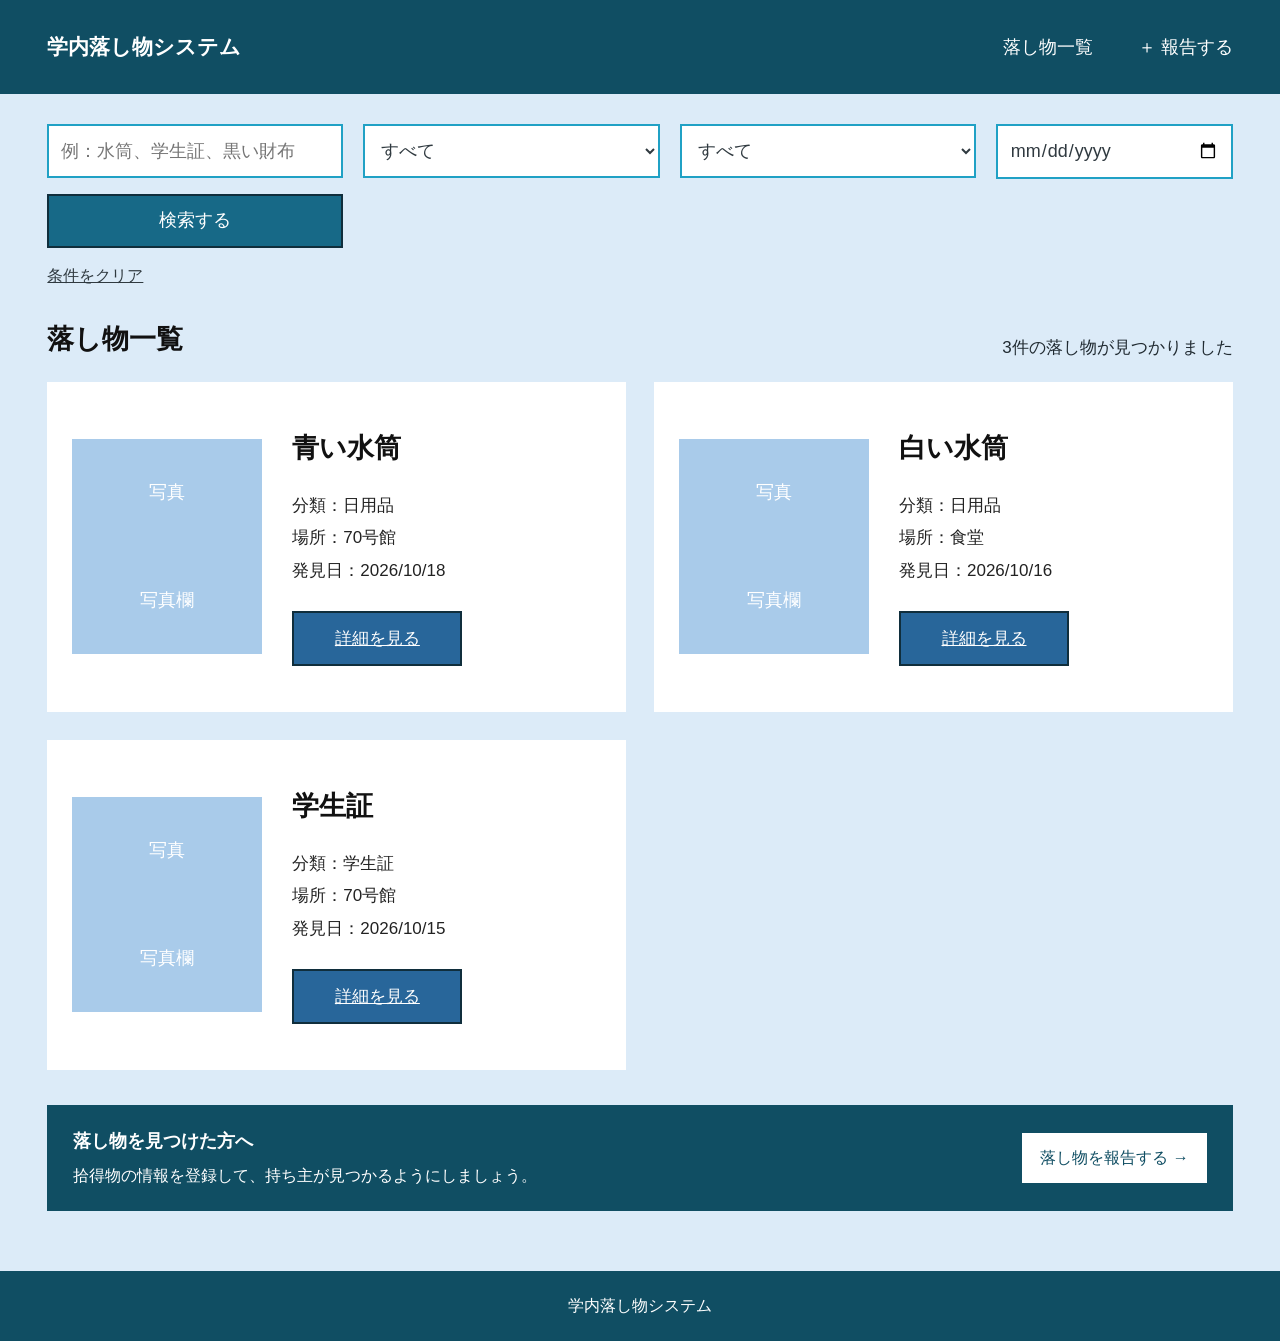
<file: index.html>
<!DOCTYPE html>
<html lang="ja">
<head>
  <meta charset="UTF-8">
  <meta name="viewport" content="width=device-width, initial-scale=1.0">
  <title>学内落し物システム | 落し物一覧</title>
  <link rel="icon" type="image/png" href="logo.png">
  <link rel="stylesheet" href="style.css">
</head>
<body>
<header class="site-header">
  <a class="brand" href="index.html">学内落し物システム</a>
  <nav>
    <a class="active" href="index.html">落し物一覧</a>
    <a href="report.html">＋ 報告する</a>
  </nav>
</header>

<main class="container">
  <section class="search-panel">
    <form id="searchForm">
      <label class="keyword-label">
        キーワード
        <input id="keyword" type="search" placeholder="例：水筒、学生証、黒い財布">
      </label>

      <div class="filter-grid">
        <label>
          分類
          <select id="category">
            <option value="">すべて</option>
            <option>日用品</option>
            <option>学生証</option>
          </select>
        </label>

        <label>
          場所
          <select id="location">
            <option value="">すべて</option>
            <option>70号館</option>
            <option>食堂</option>
          </select>
        </label>

        <label>
          発見日
          <input id="foundDate" type="date">
        </label>
      </div>

      <div class="search-actions">
        <button class="btn-primary" type="submit">検索する</button>
        <button class="btn-text" type="reset">条件をクリア</button>
      </div>
    </form>
  </section>

  <section class="results-section">
    <div class="section-heading">
      <h2>落し物一覧</h2>
      <span id="resultCount"></span>
    </div>

    <div id="itemsGrid" class="items-grid"></div>

    <p id="emptyState" class="empty-state" hidden>
      該当する落し物は見つかりませんでした。
      検索条件を変更してみてください。
    </p>
  </section>

  <section class="help-banner">
    <div>
      <strong>落し物を見つけた方へ</strong>
      <p>拾得物の情報を登録して、持ち主が見つかるようにしましょう。</p>
    </div>
    <a class="btn-light" href="report.html">落し物を報告する →</a>
  </section>
</main>

<footer>学内落し物システム</footer>

<script src="script.js"></script>
</body>
</html>
</file>
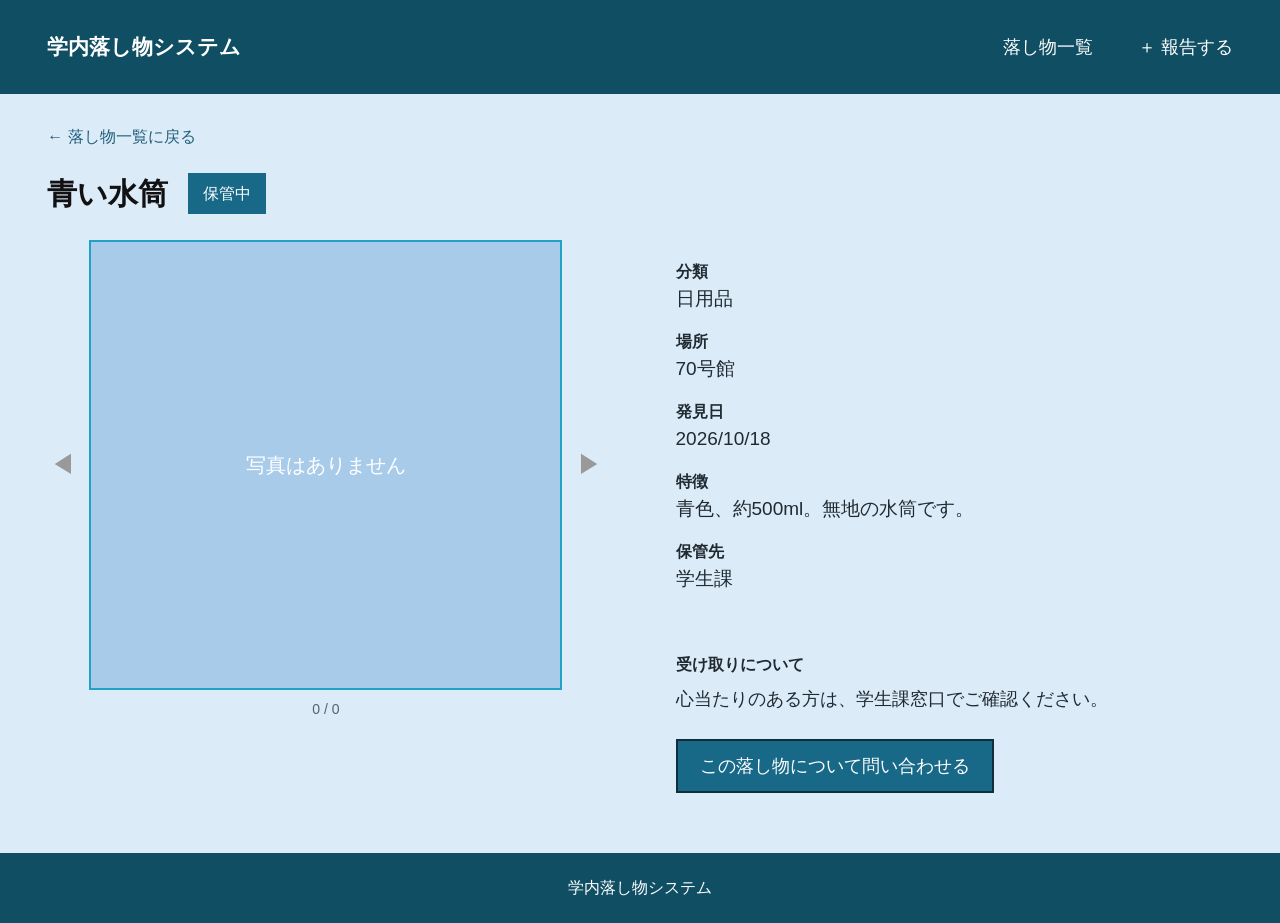
<file: detail.html>
<!DOCTYPE html>
<html lang="ja">
<head>
  <meta charset="UTF-8">
  <meta name="viewport" content="width=device-width, initial-scale=1.0">
  <title>落し物の詳細 | 学内落し物システム</title>
  <link rel="icon" type="image/png" href="logo.png">
  <link rel="stylesheet" href="style.css">
</head>
<body>

<header class="site-header">
  <a class="brand" href="index.html">学内落し物システム</a>
  <nav>
    <a class="active" href="index.html">落し物一覧</a>
    <a href="report.html">＋ 報告する</a>
  </nav>
</header>

<main class="container detail-container">

  <a class="back-link" href="index.html">
    ← 落し物一覧に戻る
  </a>

  <div class="detail-title">
    <h1 id="detailName">青い水筒</h1>
    <span class="status">保管中</span>
  </div>

  <section class="detail-card">

    <!-- 写真表示部分 -->
    <div class="gallery">

      <div class="photo-slider">

        <button
          type="button"
          id="prevPhoto"
          class="photo-arrow"
          aria-label="前の写真">
          ◀
        </button>

        <div class="main-photo" id="mainPhoto">
          写真 1
        </div>

        <button
          type="button"
          id="nextPhoto"
          class="photo-arrow"
          aria-label="次の写真">
          ▶
        </button>

      </div>

      <p class="photo-note" id="photoCount">
        1 / 3
      </p>

    </div>

    <!-- 落し物情報 -->
    <div class="detail-info">

      <dl>

        <div>
          <dt>分類</dt>
          <dd id="detailCategory">日用品</dd>
        </div>

        <div>
          <dt>場所</dt>
          <dd id="detailLocation">70号館</dd>
        </div>

        <div>
          <dt>発見日</dt>
          <dd id="detailDate">2026/10/18</dd>
        </div>

        <div>
          <dt>特徴</dt>
          <dd id="detailFeature">
            青色、約500ml。無地の水筒です。
          </dd>
        </div>

        <div>
          <dt>保管先</dt>
          <dd>学生課</dd>
        </div>

      </dl>

      <div class="contact-box">
        <strong>受け取りについて</strong>
        <p>
          心当たりのある方は、学生課窓口でご確認ください。
        </p>
      </div>

      <a
        class="btn-primary full"
        href="mailto:student-support@example.ac.jp?subject=落し物についての問い合わせ">
        この落し物について問い合わせる
      </a>

    </div>

  </section>
</main>

<footer>
  学内落し物システム
</footer>

<script src="script.js"></script>

</body>
</html>
</file>
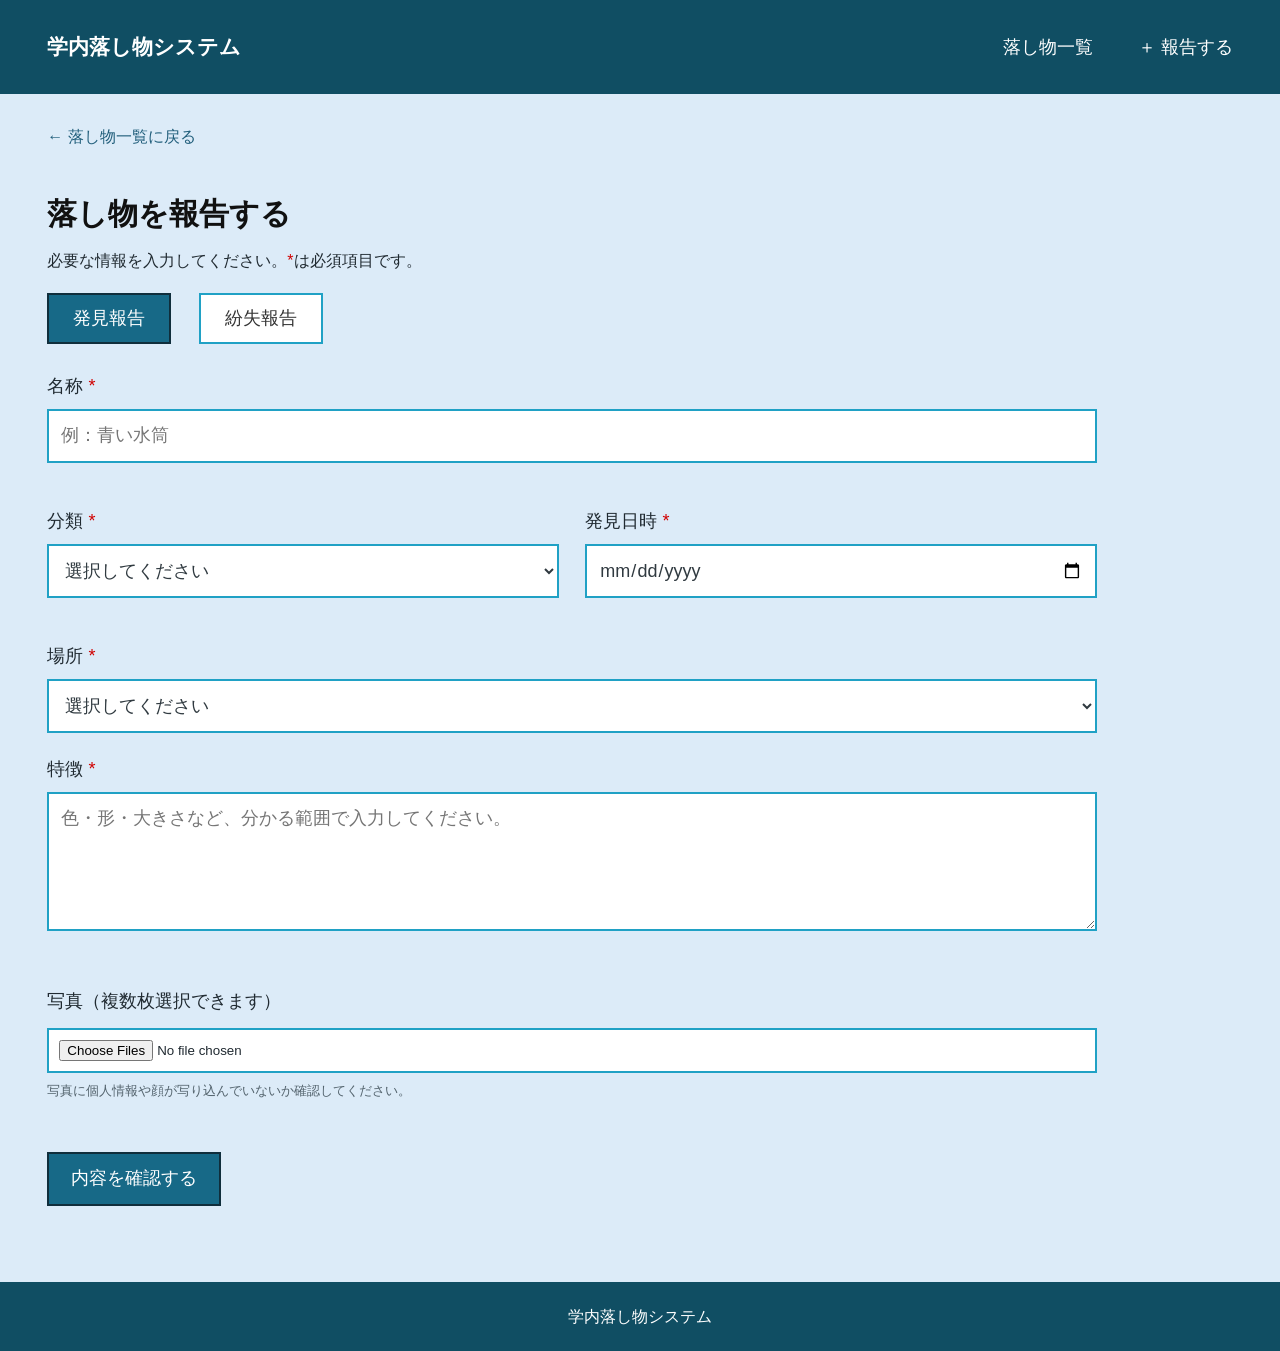
<file: report.html>
<!DOCTYPE html>
<html lang="ja">
<head>
  <meta charset="UTF-8">
  <meta name="viewport" content="width=device-width, initial-scale=1.0">
  <title>落し物を報告 | 学内落し物システム</title>
  <link rel="icon" type="image/png" href="logo.png">
  <link rel="stylesheet" href="style.css">
</head>
<body>

<header class="site-header">
  <a class="brand" href="index.html">学内落し物システム</a>
  <nav>
    <a href="index.html">落し物一覧</a>
    <a class="active" href="report.html">＋ 報告する</a>
  </nav>
</header>

<main class="container report-container">
  <a class="back-link" href="index.html">← 落し物一覧に戻る</a>

  <div class="section-heading">
    <h1>落し物を報告する</h1>
    <p>必要な情報を入力してください。<span class="required">*</span>は必須項目です。</p>
  </div>

  <form id="reportForm" class="report-card">
    <div class="report-tabs">
      <button type="button" class="tab active" data-kind="found">発見報告</button>
      <button type="button" class="tab" data-kind="lost">紛失報告</button>
    </div>

    <input type="hidden" id="reportKind" value="found">

    <label>
      名称 <span class="required">*</span>
      <input id="reportName" required placeholder="例：青い水筒">
    </label>

    <div class="form-row">
      <label>
        分類 <span class="required">*</span>
        <select id="reportCategory" required>
          <option value="">選択してください</option>
          <option>日用品</option>
          <option>学生証</option>
        </select>
      </label>

      <label id="dateLabel">
        発見日時 <span class="required">*</span>
        <input id="reportDate" type="date" required>
      </label>
    </div>

    <label>
      場所 <span class="required">*</span>
      <select id="reportLocation" required>
        <option value="">選択してください</option>
        <option>70号館</option>
        <option>食堂</option>
      </select>
    </label>

    <label>
      特徴 <span class="required">*</span>
      <textarea id="reportFeature" rows="4" required
        placeholder="色・形・大きさなど、分かる範囲で入力してください。"></textarea>
    </label>

    <div class="upload-area">
      <label for="photos">写真（複数枚選択できます）</label>
      <input id="photos" type="file" accept="image/*" multiple>
      <p class="muted">
        写真に個人情報や顔が写り込んでいないか確認してください。
      </p>
      <div id="preview" class="preview-grid"></div>
    </div>

    <div class="form-actions">
      <button class="btn-primary" type="submit">内容を確認する</button>
    </div>

    <p id="formMessage" class="form-message" role="status"></p>
  </form>
</main>

<footer>学内落し物システム</footer>

<script src="script.js"></script>
</body>
</html>
</file>
<file: style.css>
/* ==========================
   全体設定
========================== */

* {
  box-sizing: border-box;
}

body {
  margin: 0;
  background: #dcebf8;
  color: #202a31;
  font-family: "Yu Gothic", "Meiryo", sans-serif;
  font-size: 16px;
  line-height: 1.6;
}

h1, h2 {
  color: #111;
  font-weight: 600;
}

h1 {
  font-size: 30px;
}

h2 {
  font-size: 27px;
}

p {
  margin-top: 8px;
}


/* ==========================
   ヘッダー
========================== */

.site-header {
  height: 94px;
  background: #104e63;
  color: white;
  display: flex;
  align-items: center;
  justify-content: space-between;
  padding: 0 3.7%;
}

.brand {
  color: white;
  font-size: 21px;
  text-decoration: none;
  font-weight: 600;
}

.site-header nav {
  display: flex;
  gap: 45px;
}

.site-header nav a {
  color: white;
  text-decoration: none;
  font-size: 18px;
}

.site-header nav a:hover {
  text-decoration: underline;
}


/* ==========================
   共通レイアウト
========================== */

.container {
  max-width: 1440px;
  margin: auto;
  padding: 30px 3.7% 60px;
}

.back-link {
  display: inline-block;
  margin-bottom: 20px;
  color: #225f7c;
  text-decoration: none;
}

.back-link:hover {
  text-decoration: underline;
}

footer {
  padding: 22px;
  background: #104e63;
  color: white;
  text-align: center;
}


/* ==========================
   ボタン
========================== */

.btn-primary {
  display: inline-flex;
  justify-content: center;
  align-items: center;
  min-height: 54px;
  padding: 10px 22px;
  border: 2px solid #102e3c;
  border-radius: 0;
  background: #176987;
  color: white;
  font: inherit;
  font-size: 18px;
  text-decoration: none;
  cursor: pointer;
}

.btn-primary:hover {
  background: #10536d;
}

.btn-text {
  padding: 0;
  border: 0;
  background: transparent;
  color: #303a40;
  font: inherit;
  text-decoration: underline;
  cursor: pointer;
}


/* ==========================
   検索画面
========================== */

.search-panel {
  margin-bottom: 30px;
}

.search-panel form {
  display: grid;
  grid-template-columns: 1fr 1fr 1fr 0.8fr;
  gap: 15px 20px;
  align-items: center;
}

.search-panel label {
  font-size: 0;
}

.search-panel .filter-grid {
  display: contents;
}

.search-panel input,
.search-panel select,
.report-card input:not([type="file"]):not([type="hidden"]),
.report-card select,
.report-card textarea {
  width: 100%;
  min-height: 54px;
  margin: 0;
  padding: 10px 12px;
  border: 2px solid #20a1c5;
  border-radius: 0;
  background: white;
  color: #303a40;
  font: inherit;
  font-size: 18px;
}

.search-panel input:focus,
.search-panel select:focus,
.report-card input:focus,
.report-card select:focus,
.report-card textarea:focus {
  outline: 2px solid #176987;
}

.search-actions {
  display: contents;
}

.btn-text {
  grid-column: 1 / -1;
  justify-self: start;
}

.results-section {
  margin-top: 28px;
}

.section-heading {
  display: flex;
  justify-content: space-between;
  align-items: end;
  margin-bottom: 20px;
}

.section-heading h2 {
  margin: 0;
}

#resultCount {
  font-size: 17px;
}

.items-grid {
  display: grid;
  grid-template-columns: repeat(2, minmax(0, 1fr));
  gap: 28px;
}

.item-card {
  min-height: 330px;
  display: flex;
  align-items: center;
  gap: 30px;
  padding: 25px;
  background: white;
  color: inherit;
  text-decoration: none;
}

.item-card:hover {
  box-shadow: 0 3px 10px #17435a30;
}

.item-photo {
  position: relative;
  width: 190px;
  min-width: 190px;
  height: 215px;
  display: grid;
  place-items: center;
  background: #a9cbea;
  color: white;
  font-size: 18px;
}

.item-photo::after {
  content: "写真欄";
}

.item-info {
  flex: 1;
  min-width: 0;
}

.item-info h3 {
  margin: 0 0 22px;
  color: #111;
  font-size: 27px;
  font-weight: 600;
}

.item-info .tag {
  display: none;
}

.item-meta {
  margin: 5px 0;
  color: #222;
  font-size: 17px;
}

.item-link {
  display: inline-block;
  min-width: 170px;
  margin-top: 22px;
  padding: 12px 20px;
  border: 2px solid #102e3c;
  background: #28669a;
  color: white;
  text-align: center;
  font-size: 17px;
}

.empty-state {
  padding: 30px;
  background: white;
  text-align: center;
}


/* ==========================
   案内バナー
========================== */

.help-banner {
  display: flex;
  justify-content: space-between;
  align-items: center;
  gap: 20px;
  margin-top: 35px;
  padding: 22px 26px;
  background: #104e63;
  color: white;
}

.help-banner strong {
  font-size: 18px;
}

.help-banner p {
  margin-bottom: 0;
}

.btn-light {
  padding: 12px 18px;
  background: white;
  color: #104e63;
  text-decoration: none;
  white-space: nowrap;
}


/* ==========================
   落し物詳細画面
========================== */

.detail-container {
  max-width: 1440px;
}

.detail-title {
  display: flex;
  align-items: center;
  gap: 20px;
  margin-bottom: 22px;
}

.detail-title h1 {
  margin: 0;
}

.status {
  padding: 8px 15px;
  background: #176987;
  color: white;
}

.detail-card {
  display: grid;
  grid-template-columns: 1fr 1fr;
  gap: 6%;
  align-items: start;
}

.gallery {
  min-width: 0;
}

/* 写真と左右の矢印 */

.photo-slider {
  display: flex;
  align-items: center;
  justify-content: center;
  gap: 12px;
}

.main-photo {
  flex: 1;
  min-width: 0;
  height: 450px;
  display: grid;
  place-items: center;
  border: 2px solid #20a1c5;
  background: #a9cbea;
  color: white;
  font-size: 20px;
}

/* 薄い灰色の矢印ボタン */


.photo-arrow {
  width: 30px;
  height: 55px;
  flex-shrink: 0;
  padding: 0;
  border: none;
  background: transparent;
  color: #999999;
  font-size: 25px;
  cursor: pointer;
}

.photo-arrow:hover {
  color: #666666;
  background: transparent;
}


.photo-arrow:active {
  background: #c8c8c8;
}

.photo-arrow:focus-visible {
  outline: 2px solid #176987;
  outline-offset: 2px;
}

.photo-note {
  text-align: center;
  color: #53636d;
  font-size: 14px;
}

.detail-info {
  padding-top: 12px;
}

.detail-info dl {
  margin: 0;
}

.detail-info dl div {
  padding: 7px 0;
}

.detail-info dt {
  font-weight: 600;
  font-size: 16px;
}

.detail-info dd {
  margin: 0;
  font-size: 19px;
}

.contact-box {
  margin: 50px 0 25px;
}

.contact-box p {
  font-size: 18px;
}

.full {
  min-width: 300px;
}


/* ==========================
   報告画面
========================== */

.report-container {
  max-width: 1440px;
  padding-top: 30px;
}

.report-container .section-heading {
  display: block;
}

.report-container .section-heading h1 {
  margin-bottom: 10px;
}

.report-card {
  max-width: 1050px;
}

.report-tabs {
  display: flex;
  gap: 28px;
  margin: 0 0 28px;
}

.tab {
  padding: 9px 24px;
  border: 2px solid #20a1c5;
  background: white;
  color: #333;
  font: inherit;
  font-size: 18px;
  cursor: pointer;
}

.tab.active {
  border-color: #102e3c;
  background: #176987;
  color: white;
}

.report-card label {
  display: block;
  margin: 22px 0;
  font-size: 18px;
}

.report-card input:not([type="file"]):not([type="hidden"]),
.report-card select,
.report-card textarea {
  display: block;
  margin-top: 8px;
}

.form-row {
  display: grid;
  grid-template-columns: 1fr 1fr;
  gap: 26px;
}

.required {
  color: #d00000;
}

.report-card textarea {
  resize: vertical;
}

.upload-area {
  padding: 12px 0;
}

.upload-area > label {
  margin-bottom: 12px;
}

.upload-area input {
  width: 100%;
  padding: 10px;
  border: 2px solid #20a1c5;
  background: white;
}

.muted {
  color: #53636d;
  font-size: 13px;
}

.preview-grid {
  display: flex;
  flex-wrap: wrap;
  gap: 10px;
  margin-top: 12px;
}

.preview-grid img {
  width: 90px;
  height: 90px;
  object-fit: cover;
  border: 1px solid #20a1c5;
}

.form-actions {
  margin-top: 25px;
}

.form-message {
  color: #176987;
}


/* ==========================
   スマートフォン対応
========================== */

@media (max-width: 720px) {

  .site-header {
    height: auto;
    padding: 18px;
    flex-direction: column;
    align-items: flex-start;
    gap: 15px;
  }

  .site-header nav {
    gap: 20px;
  }

  .site-header nav a {
    font-size: 15px;
  }

  .container {
    padding: 25px 16px 40px;
  }

  .search-panel form {
    grid-template-columns: 1fr 1fr;
    gap: 12px;
  }

  .search-panel .keyword-label {
    grid-column: 1 / -1;
  }

  .items-grid {
    grid-template-columns: 1fr;
  }

  .item-card {
    min-height: 220px;
    gap: 15px;
    padding: 14px;
  }

  .item-photo {
    width: 115px;
    min-width: 115px;
    height: 160px;
  }

  .item-info h3 {
    font-size: 21px;
  }

  .item-meta {
    font-size: 14px;
  }

  .item-link {
    min-width: 0;
    padding: 8px 12px;
    font-size: 14px;
  }

  .detail-card {
    grid-template-columns: 1fr;
    gap: 22px;
  }

  .main-photo {
    height: 300px;
  }

  .photo-slider {
    gap: 5px;
  }

  .photo-arrow {
    width: 32px;
    height: 45px;
  }

  .detail-info dd {
    font-size: 16px;
  }

  .form-row {
    grid-template-columns: 1fr;
    gap: 12px;
  }

  .help-banner {
    align-items: flex-start;
    flex-direction: column;
  }
}
</file>
